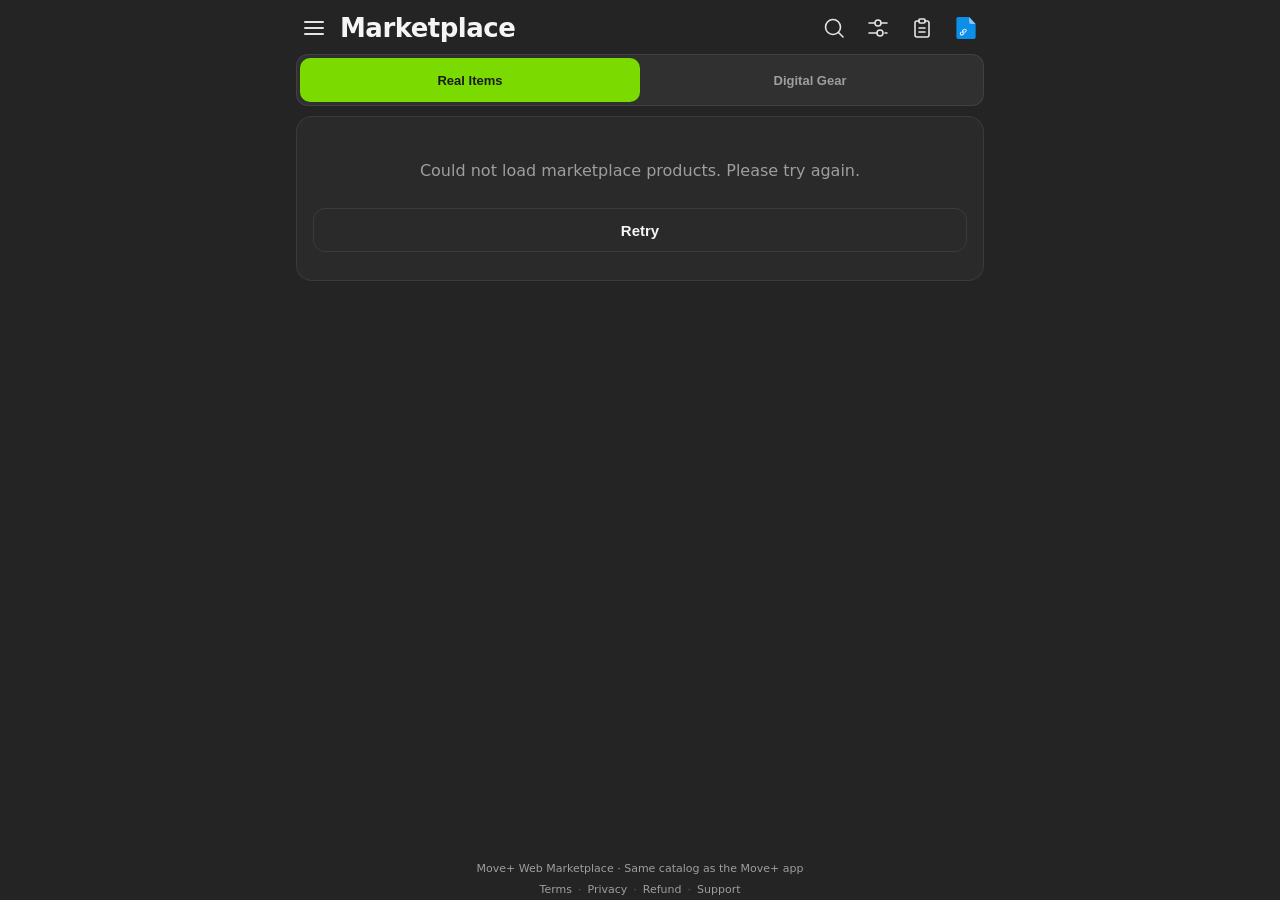
<file: web/marketplace/index.html>
<!DOCTYPE html>
<html lang="en">
  <head>
    <meta charset="utf-8" />
    <meta
      name="viewport"
      content="width=device-width, initial-scale=1, viewport-fit=cover, maximum-scale=5"
    />
    <meta name="theme-color" content="#242424" />
    <meta
      name="description"
      content="Move+ Web Marketplace — real goods catalog, Philippines delivery."
    />
    <title>Move+ Marketplace</title>
    <link rel="stylesheet" href="styles.css?v=20260721-usdt-erc20-1" />
    <script src="config.js?v=20260721-usdt-erc20-1"></script>
  </head>
  <body>
    <div id="app" class="app" aria-live="polite">
      <header class="marketplace-header safe-top">
        <div class="header-left">
          <button type="button" id="btn-menu" class="icon-button" aria-label="Menu" aria-expanded="false">
            <span class="hamburger-bars" aria-hidden="true"><span></span><span></span><span></span></span>
          </button>
          <h1 class="header-title">Marketplace</h1>
        </div>
        <div class="header-actions">
          <button type="button" id="btn-search" class="icon-button" aria-label="Search products">
            <svg class="header-icon" viewBox="0 0 24 24" fill="none" aria-hidden="true">
              <circle cx="11" cy="11" r="7.5" stroke="currentColor" stroke-width="1.6" />
              <path d="M16.5 16.5L21 21" stroke="currentColor" stroke-width="1.6" stroke-linecap="round" />
            </svg>
          </button>
          <button type="button" id="btn-filter" class="icon-button" aria-label="Filter products">
            <svg class="header-icon" viewBox="0 0 24 24" fill="none" aria-hidden="true">
              <path d="M3 7h6M15 7h6M9 7a3 3 0 106 0 3 3 0 00-6 0z" stroke="currentColor" stroke-width="1.6" stroke-linecap="round" />
              <path d="M3 17h8M19 17h2M11 17a3 3 0 106 0 3 3 0 00-6 0z" stroke="currentColor" stroke-width="1.6" stroke-linecap="round" />
            </svg>
          </button>
          <button type="button" id="btn-cart" class="icon-button icon-button-cart" aria-label="Cart">
            <svg class="header-icon" viewBox="0 0 24 24" fill="none" aria-hidden="true">
              <path d="M9 5H7a2 2 0 00-2 2v12a2 2 0 002 2h10a2 2 0 002-2V7a2 2 0 00-2-2h-2" stroke="currentColor" stroke-width="1.6" stroke-linecap="round" />
              <rect x="9" y="3" width="6" height="4" rx="1" stroke="currentColor" stroke-width="1.6" />
              <path d="M9 12h6M9 16h6" stroke="currentColor" stroke-width="1.6" stroke-linecap="round" />
            </svg>
            <span id="cart-badge" class="cart-badge hidden" aria-hidden="true">0</span>
          </button>
          <button
            type="button"
            id="btn-account"
            class="icon-button"
            aria-label="Link Move+ Account"
            title="Link Move+ Account"
          >
            <img
              id="account-header-icon"
              class="header-icon account-icon-img original-color"
              src="./assets/icons/link-svgrepo-com.svg"
              alt=""
              loading="lazy"
              decoding="async"
            />
          </button>
        </div>
      </header>

      <div id="search-bar" class="search-bar hidden" role="search">
        <input
          id="search-input"
          class="search-input"
          type="search"
          placeholder="Search products"
          autocomplete="off"
          enterkeyhint="search"
        />
        <button type="button" id="btn-search-clear" class="icon-button search-clear-btn" aria-label="Clear search">
          <svg class="header-icon" viewBox="0 0 24 24" fill="none" aria-hidden="true">
            <path d="M6 6l12 12M18 6L6 18" stroke="currentColor" stroke-width="1.8" stroke-linecap="round" />
          </svg>
        </button>
      </div>

      <main id="main" class="main"></main>

      <footer class="footer safe-bottom">
        <p class="footer-tagline">Move+ Web Marketplace · Same catalog as the Move+ app</p>
        <nav class="footer-legal" aria-label="Legal and support">
          <a href="terms/">Terms</a>
          <span aria-hidden="true">·</span>
          <a href="privacy/">Privacy</a>
          <span aria-hidden="true">·</span>
          <a href="refund/">Refund</a>
          <span aria-hidden="true">·</span>
          <a href="https://amayatoken.online/moveplus/support">Support</a>
        </nav>
      </footer>
    </div>

    <div id="ui-overlay" class="ui-overlay hidden" aria-hidden="true"></div>
    <nav id="menu-drawer" class="menu-drawer hidden" aria-label="Marketplace menu" aria-hidden="true"></nav>
    <div id="filter-sheet" class="filter-sheet hidden" role="dialog" aria-modal="true" aria-labelledby="filter-sheet-title" aria-hidden="true"></div>
    <div id="mp-modal" class="mp-modal hidden" role="dialog" aria-modal="true" aria-hidden="true"></div>
    <div id="mp-toast" class="mp-toast hidden" role="status" aria-live="polite"></div>

    <script src="digital-gear-genesis.js?v=20260721-usdt-erc20-1"></script>
    <script src="digital-gear-base.js?v=20260721-usdt-erc20-1"></script>
    <script src="digital-gear-preview.js?v=20260721-usdt-erc20-1"></script>
    <script src="app.js?v=20260721-usdt-erc20-1" defer></script>
  </body>
</html>
</file>
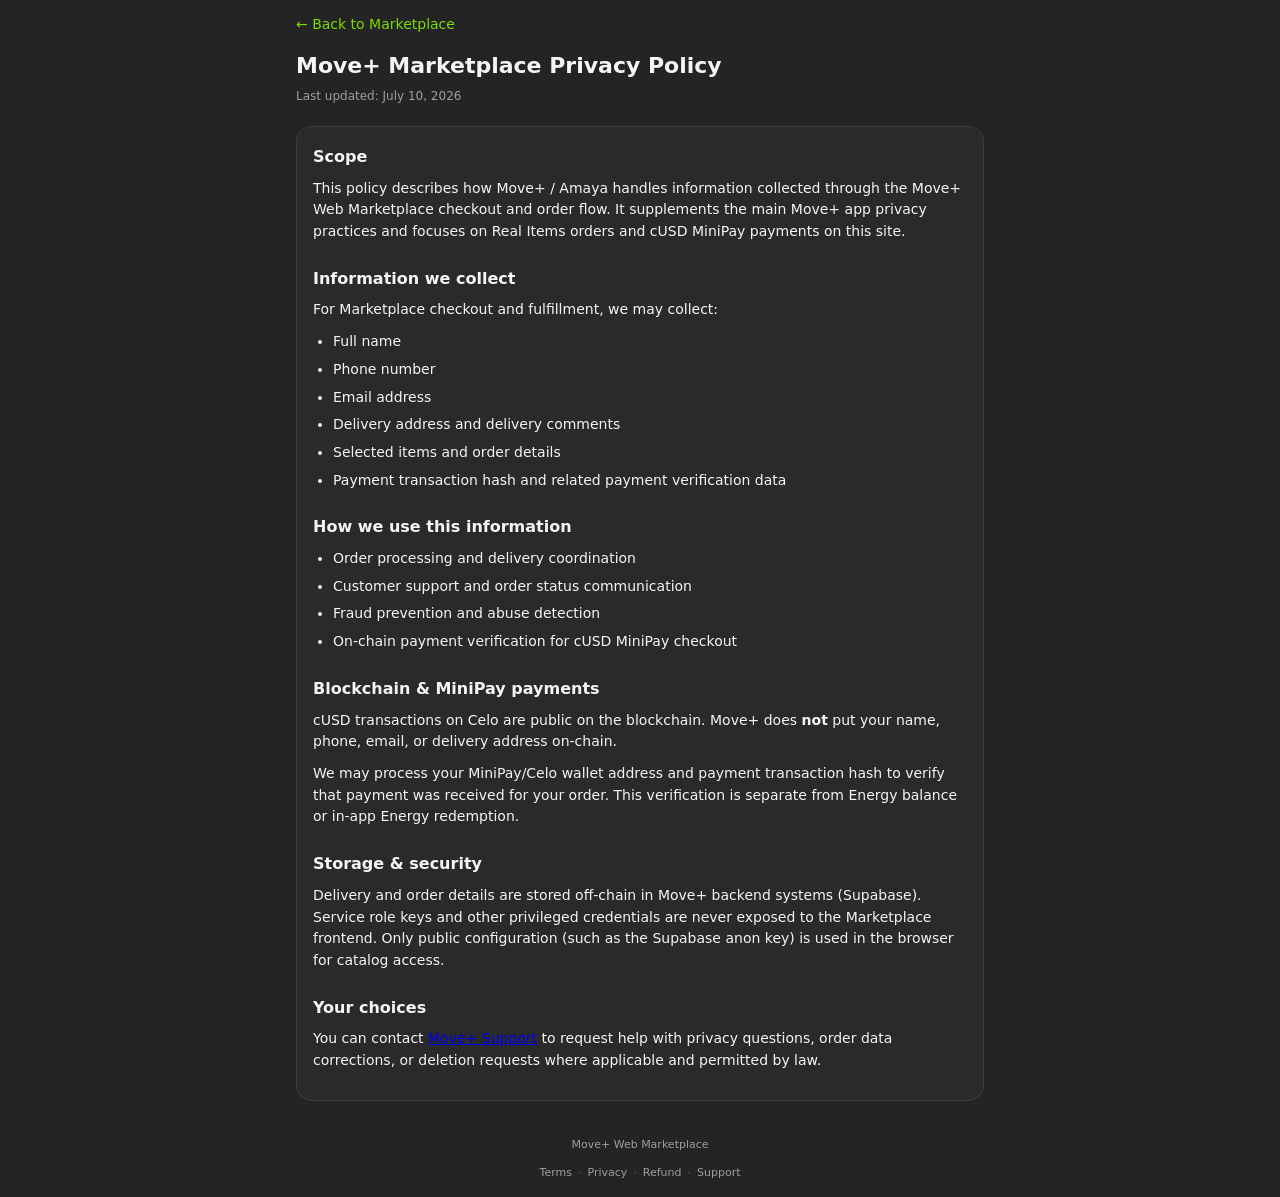
<file: web/marketplace/privacy/index.html>
<!DOCTYPE html>
<html lang="en">
  <head>
    <meta charset="utf-8" />
    <meta
      name="viewport"
      content="width=device-width, initial-scale=1, viewport-fit=cover, maximum-scale=5"
    />
    <meta name="theme-color" content="#242424" />
    <meta name="description" content="Move+ Marketplace Privacy Policy — checkout, delivery, and cUSD payment data." />
    <title>Move+ Marketplace Privacy Policy</title>
    <link rel="stylesheet" href="../legal.css?v=20260710-legal-1" />
  </head>
  <body>
    <div class="legal-page">
      <header class="legal-header">
        <a class="legal-back" href="../">← Back to Marketplace</a>
        <h1 class="legal-title">Move+ Marketplace Privacy Policy</h1>
        <p class="legal-updated">Last updated: July 10, 2026</p>
      </header>

      <main class="legal-main">
        <article class="legal-card">
          <h2>Scope</h2>
          <p>
            This policy describes how Move+ / Amaya handles information collected through the Move+
            Web Marketplace checkout and order flow. It supplements the main Move+ app privacy
            practices and focuses on Real Items orders and cUSD MiniPay payments on this site.
          </p>

          <h2>Information we collect</h2>
          <p>For Marketplace checkout and fulfillment, we may collect:</p>
          <ul>
            <li>Full name</li>
            <li>Phone number</li>
            <li>Email address</li>
            <li>Delivery address and delivery comments</li>
            <li>Selected items and order details</li>
            <li>Payment transaction hash and related payment verification data</li>
          </ul>

          <h2>How we use this information</h2>
          <ul>
            <li>Order processing and delivery coordination</li>
            <li>Customer support and order status communication</li>
            <li>Fraud prevention and abuse detection</li>
            <li>On-chain payment verification for cUSD MiniPay checkout</li>
          </ul>

          <h2>Blockchain &amp; MiniPay payments</h2>
          <p>
            cUSD transactions on Celo are public on the blockchain. Move+ does <strong>not</strong>
            put your name, phone, email, or delivery address on-chain.
          </p>
          <p>
            We may process your MiniPay/Celo wallet address and payment transaction hash to verify
            that payment was received for your order. This verification is separate from Energy
            balance or in-app Energy redemption.
          </p>

          <h2>Storage &amp; security</h2>
          <p>
            Delivery and order details are stored off-chain in Move+ backend systems (Supabase).
            Service role keys and other privileged credentials are never exposed to the Marketplace
            frontend. Only public configuration (such as the Supabase anon key) is used in the
            browser for catalog access.
          </p>

          <h2>Your choices</h2>
          <p>
            You can contact
            <a href="https://amayatoken.online/moveplus/support">Move+ Support</a>
            to request help with privacy questions, order data corrections, or deletion requests
            where applicable and permitted by law.
          </p>
        </article>
      </main>

      <footer class="legal-footer">
        <p>Move+ Web Marketplace</p>
        <nav class="legal-footer-nav" aria-label="Legal and support">
          <a href="../terms/">Terms</a>
          <span aria-hidden="true">·</span>
          <a href="./">Privacy</a>
          <span aria-hidden="true">·</span>
          <a href="../refund/">Refund</a>
          <span aria-hidden="true">·</span>
          <a href="https://amayatoken.online/moveplus/support">Support</a>
        </nav>
      </footer>
    </div>
  </body>
</html>
</file>
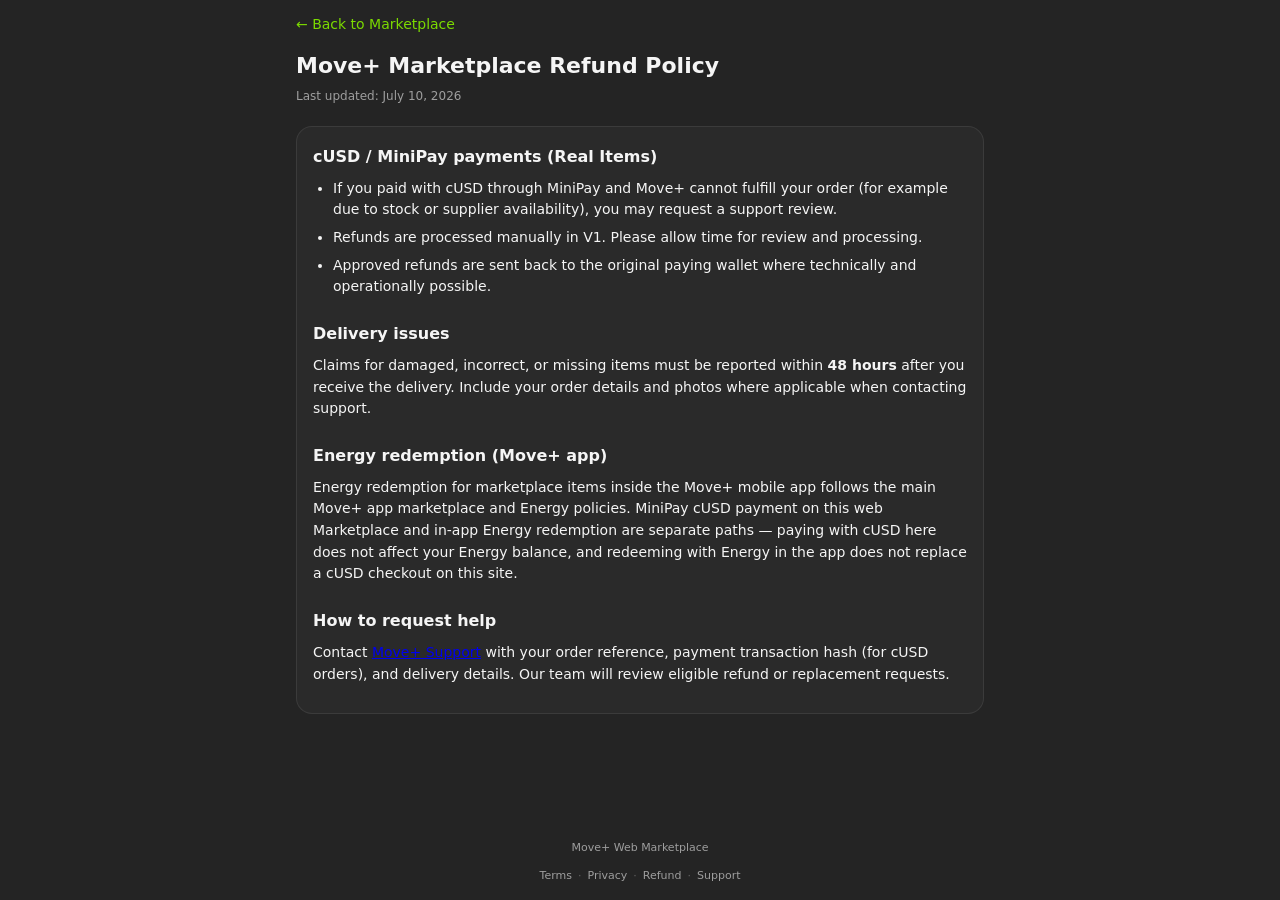
<file: web/marketplace/refund/index.html>
<!DOCTYPE html>
<html lang="en">
  <head>
    <meta charset="utf-8" />
    <meta
      name="viewport"
      content="width=device-width, initial-scale=1, viewport-fit=cover, maximum-scale=5"
    />
    <meta name="theme-color" content="#242424" />
    <meta name="description" content="Move+ Marketplace Refund Policy — cUSD MiniPay and Energy redemption." />
    <title>Move+ Marketplace Refund Policy</title>
    <link rel="stylesheet" href="../legal.css?v=20260710-legal-1" />
  </head>
  <body>
    <div class="legal-page">
      <header class="legal-header">
        <a class="legal-back" href="../">← Back to Marketplace</a>
        <h1 class="legal-title">Move+ Marketplace Refund Policy</h1>
        <p class="legal-updated">Last updated: July 10, 2026</p>
      </header>

      <main class="legal-main">
        <article class="legal-card">
          <h2>cUSD / MiniPay payments (Real Items)</h2>
          <ul>
            <li>
              If you paid with cUSD through MiniPay and Move+ cannot fulfill your order (for example
              due to stock or supplier availability), you may request a support review.
            </li>
            <li>Refunds are processed manually in V1. Please allow time for review and processing.</li>
            <li>
              Approved refunds are sent back to the original paying wallet where technically and
              operationally possible.
            </li>
          </ul>

          <h2>Delivery issues</h2>
          <p>
            Claims for damaged, incorrect, or missing items must be reported within
            <strong>48 hours</strong> after you receive the delivery. Include your order details and
            photos where applicable when contacting support.
          </p>

          <h2>Energy redemption (Move+ app)</h2>
          <p>
            Energy redemption for marketplace items inside the Move+ mobile app follows the main Move+
            app marketplace and Energy policies. MiniPay cUSD payment on this web Marketplace and
            in-app Energy redemption are separate paths — paying with cUSD here does not affect your
            Energy balance, and redeeming with Energy in the app does not replace a cUSD checkout on
            this site.
          </p>

          <h2>How to request help</h2>
          <p>
            Contact
            <a href="https://amayatoken.online/moveplus/support">Move+ Support</a>
            with your order reference, payment transaction hash (for cUSD orders), and delivery
            details. Our team will review eligible refund or replacement requests.
          </p>
        </article>
      </main>

      <footer class="legal-footer">
        <p>Move+ Web Marketplace</p>
        <nav class="legal-footer-nav" aria-label="Legal and support">
          <a href="../terms/">Terms</a>
          <span aria-hidden="true">·</span>
          <a href="../privacy/">Privacy</a>
          <span aria-hidden="true">·</span>
          <a href="./">Refund</a>
          <span aria-hidden="true">·</span>
          <a href="https://amayatoken.online/moveplus/support">Support</a>
        </nav>
      </footer>
    </div>
  </body>
</html>
</file>
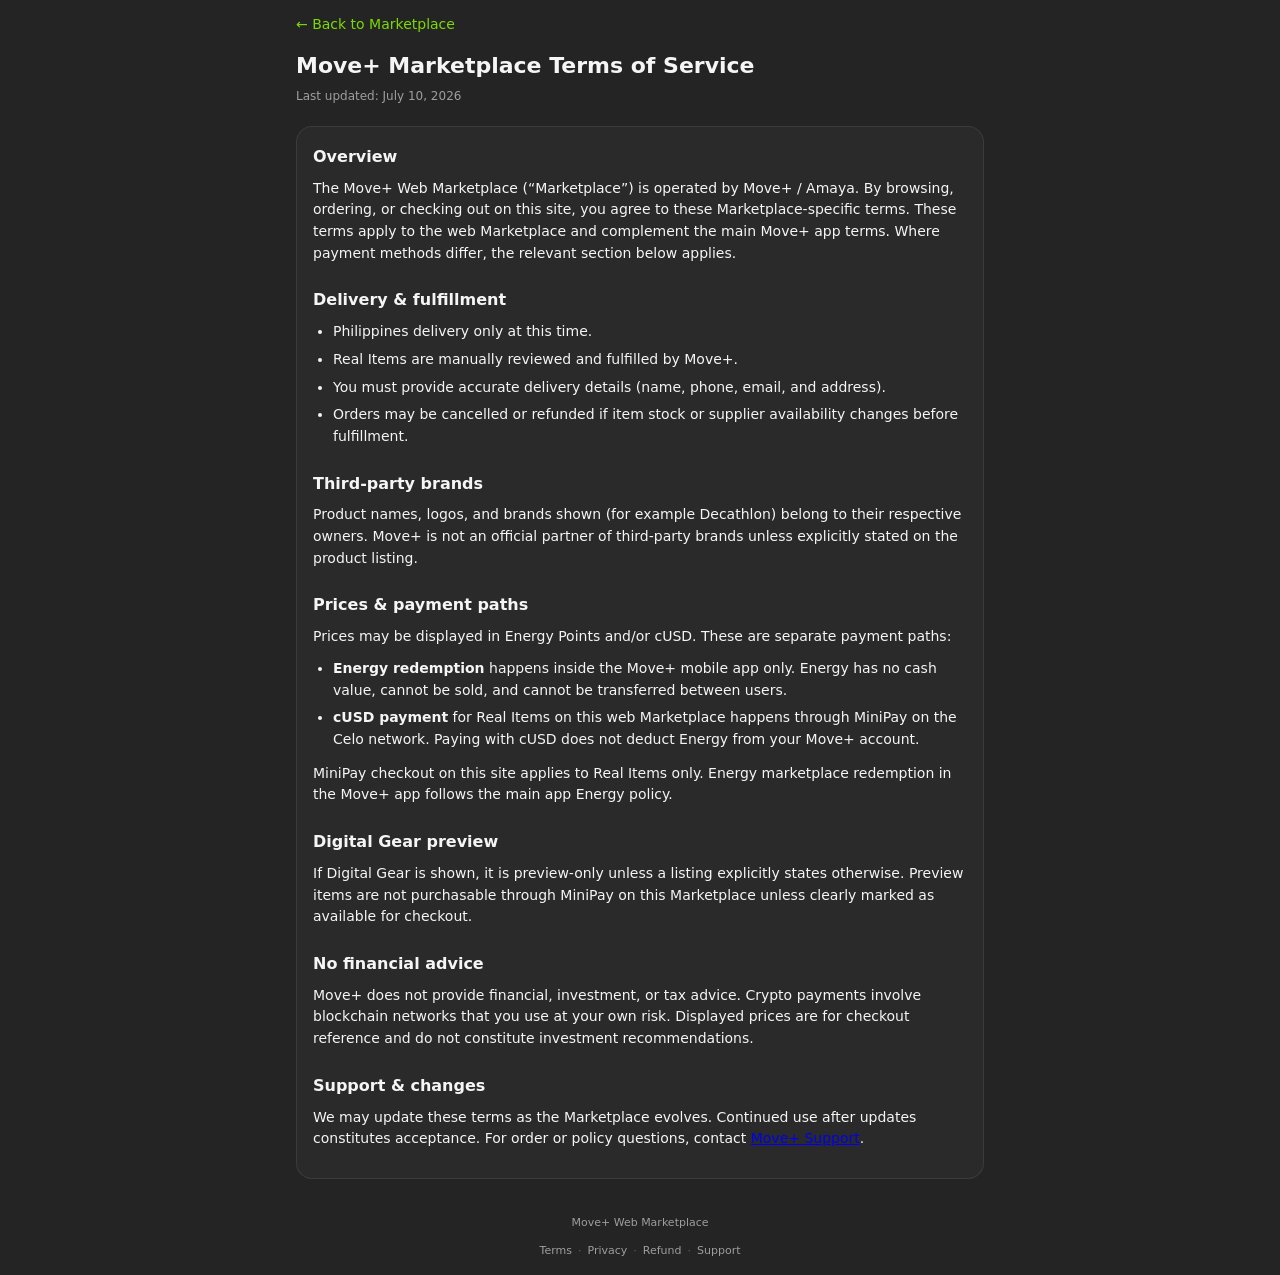
<file: web/marketplace/terms/index.html>
<!DOCTYPE html>
<html lang="en">
  <head>
    <meta charset="utf-8" />
    <meta
      name="viewport"
      content="width=device-width, initial-scale=1, viewport-fit=cover, maximum-scale=5"
    />
    <meta name="theme-color" content="#242424" />
    <meta name="description" content="Move+ Marketplace Terms of Service — real items, Energy, and cUSD MiniPay checkout." />
    <title>Move+ Marketplace Terms of Service</title>
    <link rel="stylesheet" href="../legal.css?v=20260710-legal-1" />
  </head>
  <body>
    <div class="legal-page">
      <header class="legal-header">
        <a class="legal-back" href="../">← Back to Marketplace</a>
        <h1 class="legal-title">Move+ Marketplace Terms of Service</h1>
        <p class="legal-updated">Last updated: July 10, 2026</p>
      </header>

      <main class="legal-main">
        <article class="legal-card">
          <h2>Overview</h2>
          <p>
            The Move+ Web Marketplace (“Marketplace”) is operated by Move+ / Amaya. By browsing,
            ordering, or checking out on this site, you agree to these Marketplace-specific terms.
            These terms apply to the web Marketplace and complement the main Move+ app terms. Where
            payment methods differ, the relevant section below applies.
          </p>

          <h2>Delivery &amp; fulfillment</h2>
          <ul>
            <li>Philippines delivery only at this time.</li>
            <li>Real Items are manually reviewed and fulfilled by Move+.</li>
            <li>You must provide accurate delivery details (name, phone, email, and address).</li>
            <li>
              Orders may be cancelled or refunded if item stock or supplier availability changes
              before fulfillment.
            </li>
          </ul>

          <h2>Third-party brands</h2>
          <p>
            Product names, logos, and brands shown (for example Decathlon) belong to their respective
            owners. Move+ is not an official partner of third-party brands unless explicitly stated
            on the product listing.
          </p>

          <h2>Prices &amp; payment paths</h2>
          <p>Prices may be displayed in Energy Points and/or cUSD. These are separate payment paths:</p>
          <ul>
            <li>
              <strong>Energy redemption</strong> happens inside the Move+ mobile app only. Energy
              has no cash value, cannot be sold, and cannot be transferred between users.
            </li>
            <li>
              <strong>cUSD payment</strong> for Real Items on this web Marketplace happens through
              MiniPay on the Celo network. Paying with cUSD does not deduct Energy from your Move+
              account.
            </li>
          </ul>
          <p class="legal-muted">
            MiniPay checkout on this site applies to Real Items only. Energy marketplace redemption
            in the Move+ app follows the main app Energy policy.
          </p>

          <h2>Digital Gear preview</h2>
          <p>
            If Digital Gear is shown, it is preview-only unless a listing explicitly states
            otherwise. Preview items are not purchasable through MiniPay on this Marketplace unless
            clearly marked as available for checkout.
          </p>

          <h2>No financial advice</h2>
          <p>
            Move+ does not provide financial, investment, or tax advice. Crypto payments involve
            blockchain networks that you use at your own risk. Displayed prices are for checkout
            reference and do not constitute investment recommendations.
          </p>

          <h2>Support &amp; changes</h2>
          <p>
            We may update these terms as the Marketplace evolves. Continued use after updates
            constitutes acceptance. For order or policy questions, contact
            <a href="https://amayatoken.online/moveplus/support">Move+ Support</a>.
          </p>
        </article>
      </main>

      <footer class="legal-footer">
        <p>Move+ Web Marketplace</p>
        <nav class="legal-footer-nav" aria-label="Legal and support">
          <a href="./">Terms</a>
          <span aria-hidden="true">·</span>
          <a href="../privacy/">Privacy</a>
          <span aria-hidden="true">·</span>
          <a href="../refund/">Refund</a>
          <span aria-hidden="true">·</span>
          <a href="https://amayatoken.online/moveplus/support">Support</a>
        </nav>
      </footer>
    </div>
  </body>
</html>
</file>
<file: web/marketplace/styles.css>
:root {
  --bg: #242424;
  --card: #2a2a2a;
  --text: #f5f5f5;
  --muted: #9e9e9e;
  --accent: #7bda00;
  --accent-text: #1b1b1b;
  --danger: #ff6b6b;
  --warning: #ffb347;
  --border: rgba(255, 255, 255, 0.08);
  --chip: rgba(255, 255, 255, 0.14);
  --radius: 16px;
  --tap: 44px;
  --page-pad: 16px;
  --header-icon: 36px;
  --header-icon-gap: 8px;
  --safe-top: env(safe-area-inset-top, 0px);
  --safe-bottom: env(safe-area-inset-bottom, 0px);
}

* {
  box-sizing: border-box;
}

html,
body {
  margin: 0;
  min-height: 100%;
  background: var(--bg);
  color: var(--text);
  font-family: Inter, system-ui, -apple-system, Segoe UI, Roboto, sans-serif;
  overflow-x: hidden;
}

body {
  min-width: 320px;
}

.app {
  max-width: 720px;
  margin: 0 auto;
  min-height: 100vh;
  display: flex;
  flex-direction: column;
  padding: 0;
}

.safe-top {
  padding-top: var(--safe-top);
}

.safe-bottom {
  padding-bottom: calc(12px + var(--safe-bottom));
}

/* ——— Marketplace header ——— */
.marketplace-header {
  display: flex;
  align-items: center;
  gap: 8px;
  padding: 10px var(--page-pad) 8px;
  width: 100%;
  max-width: 720px;
  margin: 0 auto;
  box-sizing: border-box;
}

.header-left {
  display: contents;
}

.marketplace-header > .icon-button,
.marketplace-header .header-left > .icon-button {
  flex-shrink: 0;
  width: var(--header-icon);
  height: var(--header-icon);
  min-width: var(--header-icon);
  min-height: var(--header-icon);
}

.header-title {
  margin: 0;
  flex: 1 1 auto;
  min-width: 0;
  font-size: clamp(20px, 5.6vw, 26px);
  font-weight: 800;
  line-height: 1.1;
  letter-spacing: -0.02em;
  white-space: nowrap;
  overflow: hidden;
  text-overflow: ellipsis;
}

.header-actions {
  display: flex;
  align-items: center;
  justify-content: flex-end;
  gap: var(--header-icon-gap);
  flex-shrink: 0;
  margin: 0;
  padding: 0;
}

.icon-button {
  appearance: none;
  -webkit-appearance: none;
  background: transparent !important;
  background-color: transparent !important;
  border: 0 !important;
  box-shadow: none !important;
  outline: none;
  width: var(--header-icon);
  height: var(--header-icon);
  min-width: var(--header-icon);
  min-height: var(--header-icon);
  padding: 0;
  margin: 0;
  display: inline-flex;
  align-items: center;
  justify-content: center;
  color: rgba(245, 245, 245, 0.92);
  cursor: pointer;
  flex-shrink: 0;
  -webkit-tap-highlight-color: transparent;
}

.icon-button:hover,
.icon-button:focus,
.icon-button:focus-visible {
  background: transparent !important;
  outline: none;
  color: #fff;
}

@media (max-width: 359px) {
  :root {
    --page-pad: 12px;
    --header-icon: 36px;
    --header-icon-gap: 6px;
  }

  .header-title {
    font-size: clamp(18px, 5.4vw, 22px);
  }

  .marketplace-header {
    gap: 8px;
  }
}

.icon-button:active,
.icon-button.active {
  background: transparent !important;
  color: var(--accent);
}

.hamburger-bars {
  width: 20px;
  height: 14px;
  display: flex;
  flex-direction: column;
  justify-content: space-between;
  pointer-events: none;
}

.hamburger-bars span {
  display: block;
  width: 100%;
  height: 2px;
  border-radius: 1px;
  background: currentColor;
}

.header-icon {
  width: 24px;
  height: 24px;
  display: block;
  pointer-events: none;
}

.header-icon-account,
.account-icon-img {
  width: 22px;
  height: 22px;
  object-fit: contain;
}

.account-icon-img.original-color {
  filter: none !important;
  opacity: 1;
}

.main {
  flex: 1;
  padding: 0 var(--page-pad) 80px;
}

.search-bar {
  display: flex;
  align-items: center;
  gap: 4px;
  margin: 0 auto 10px;
  padding: 0 var(--page-pad);
  max-width: 720px;
  width: 100%;
  box-sizing: border-box;
}

.search-bar.hidden {
  display: none;
}

.search-input {
  flex: 1;
  min-width: 0;
  min-height: var(--tap);
  border-radius: 12px;
  border: 1px solid var(--border);
  background: var(--card);
  color: var(--text);
  padding: 0 14px;
  font-size: 14px;
}

.search-input:focus {
  outline: 2px solid rgba(123, 218, 0, 0.35);
  border-color: rgba(123, 218, 0, 0.45);
}

.search-clear-btn {
  flex-shrink: 0;
}

.ui-overlay {
  position: fixed;
  inset: 0;
  background: rgba(0, 0, 0, 0.55);
  z-index: 40;
}

.ui-overlay.hidden {
  display: none;
}

.menu-drawer {
  position: fixed;
  top: 0;
  left: 0;
  bottom: 0;
  width: min(300px, 86vw);
  z-index: 50;
  background: var(--card);
  border-right: 1px solid var(--border);
  padding: calc(12px + var(--safe-top)) 16px calc(16px + var(--safe-bottom));
  overflow-y: auto;
}

.menu-drawer.hidden {
  display: none;
}

.menu-drawer .icon-button {
  border-radius: 0;
}

.menu-drawer-header {
  display: flex;
  align-items: center;
  justify-content: space-between;
  margin-bottom: 16px;
}

.menu-drawer-title {
  margin: 0;
  font-size: 17px;
  font-weight: 600;
}

.menu-list {
  list-style: none;
  margin: 0;
  padding: 0;
}

.menu-item {
  margin-bottom: 4px;
}

.menu-link {
  display: block;
  width: 100%;
  text-align: left;
  min-height: var(--tap);
  padding: 12px 10px;
  border: none;
  border-radius: 12px;
  background: transparent;
  color: var(--text);
  font-size: 14px;
  font-weight: 500;
  cursor: pointer;
}

.menu-link:hover,
.menu-link:focus-visible {
  background: rgba(255, 255, 255, 0.05);
  outline: none;
}

.menu-link small {
  display: block;
  margin-top: 4px;
  font-size: 11px;
  font-weight: 400;
  color: var(--muted);
  line-height: 1.35;
}

.menu-settings {
  margin-top: 4px;
  padding-top: 4px;
  border-top: 1px solid var(--border);
}

.menu-settings-toggle {
  display: flex;
  align-items: center;
  justify-content: space-between;
  gap: 8px;
}

.menu-settings-chevron {
  width: 18px;
  height: 18px;
  flex-shrink: 0;
  color: var(--muted);
  transition: transform 0.2s ease;
}

.menu-settings-chevron.expanded {
  transform: rotate(180deg);
}

.menu-sublist {
  list-style: none;
  margin: 0;
  padding: 0 0 4px 12px;
}

.menu-subitem {
  margin-bottom: 2px;
}

.menu-sublink {
  padding: 10px 10px 10px 14px;
  font-size: 13px;
  font-weight: 400;
  color: var(--muted);
}

.menu-sublink:hover,
.menu-sublink:focus-visible {
  color: var(--text);
}

.filter-sheet {
  position: fixed;
  left: 0;
  right: 0;
  bottom: 0;
  z-index: 50;
  max-width: 720px;
  margin: 0 auto;
  background: var(--card);
  border-top: 1px solid var(--border);
  border-radius: 20px 20px 0 0;
  padding: 16px 16px calc(16px + var(--safe-bottom));
  max-height: 85vh;
  overflow-y: auto;
}

.filter-sheet.hidden {
  display: none;
}

.sheet-handle {
  width: 40px;
  height: 4px;
  border-radius: 999px;
  background: rgba(255, 255, 255, 0.2);
  margin: 0 auto 14px;
}

.sheet-title {
  margin: 0 0 14px;
  font-size: 17px;
  font-weight: 600;
}

.filter-group {
  margin-bottom: 16px;
}

.filter-label {
  display: block;
  font-size: 12px;
  color: var(--muted);
  margin-bottom: 8px;
  font-weight: 600;
}

.filter-options {
  display: flex;
  flex-wrap: wrap;
  gap: 6px;
}

.filter-option {
  min-height: 36px;
  padding: 0 12px;
  border-radius: 8px;
  border: 1px solid var(--border);
  background: transparent;
  color: var(--text);
  font-size: 12px;
  font-weight: 500;
  cursor: pointer;
}

.filter-option.active {
  background: var(--accent);
  color: var(--accent-text);
  border-color: var(--accent);
}

.filter-range {
  display: grid;
  grid-template-columns: 1fr 1fr;
  gap: 8px;
}

.filter-range input {
  min-height: 40px;
  border-radius: 10px;
  border: 1px solid var(--border);
  background: #1f1f1f;
  color: var(--text);
  padding: 0 10px;
  font-size: 13px;
  width: 100%;
}

.sheet-actions {
  display: grid;
  grid-template-columns: 1fr 1fr;
  gap: 8px;
  margin-top: 8px;
}

.mp-modal {
  position: fixed;
  left: 50%;
  top: 50%;
  transform: translate(-50%, -50%);
  z-index: 60;
  width: min(340px, calc(100vw - 32px));
  background: var(--card);
  border: 1px solid var(--border);
  border-radius: var(--radius);
  padding: 20px;
}

.mp-modal.hidden {
  display: none;
}

.modal-title {
  margin: 0 0 10px;
  font-size: 17px;
  font-weight: 600;
}

.modal-body {
  margin: 0 0 16px;
  font-size: 13px;
  line-height: 1.5;
  color: var(--muted);
}

.modal-body p {
  margin: 0 0 8px;
}

.modal-body p:last-child {
  margin-bottom: 0;
}

.modal-lead {
  color: var(--text);
}

.modal-note {
  color: var(--muted);
  font-size: 12px;
}

.auth-link-form {
  display: flex;
  flex-direction: column;
  gap: 10px;
}

.auth-tabs {
  display: flex;
  gap: 6px;
  margin: 4px 0 2px;
}

.auth-tab {
  flex: 1;
  min-height: 40px;
  border-radius: 10px;
  border: 1px solid var(--border);
  background: transparent;
  color: var(--muted);
  font-size: 13px;
  font-weight: 600;
  cursor: pointer;
  padding: 8px 10px;
}

.auth-tab.active {
  border-color: rgba(123, 218, 0, 0.55);
  color: var(--accent);
  background: #1f2a14;
}

.auth-panel.hidden {
  display: none;
}

.auth-fields .form-group {
  margin-bottom: 10px;
}

.auth-fields .form-group label {
  display: block;
  margin-bottom: 4px;
  font-size: 12px;
  color: var(--muted);
}

.auth-fields .form-group input {
  width: 100%;
  border-radius: 10px;
  border: 1px solid var(--border);
  background: #1f1f1f;
  color: var(--text);
  padding: 10px 12px;
  font-size: 14px;
}

.auth-otp-actions {
  display: grid;
  grid-template-columns: 1fr 1fr;
  gap: 8px;
}

.auth-status {
  min-height: 18px;
  font-size: 13px;
  line-height: 1.35;
  color: var(--muted);
}

.auth-status-error {
  color: var(--danger);
}

.auth-status-ok {
  color: var(--accent);
}

.auth-google-note {
  margin-top: 4px;
}

.auth-link-form code {
  font-size: 11px;
  color: var(--text);
}

.modal-actions {
  display: flex;
  flex-direction: column;
  gap: 8px;
}

.footer {
  text-align: center;
  font-size: 11px;
  color: var(--muted);
  margin-top: auto;
  padding: 0 12px 4px;
}

.footer-tagline {
  margin: 0 0 8px;
}

.footer-legal {
  display: flex;
  flex-wrap: wrap;
  justify-content: center;
  align-items: center;
  gap: 6px;
}

.footer-legal a {
  color: var(--muted);
  text-decoration: none;
}

.footer-legal a:hover,
.footer-legal a:focus-visible {
  color: var(--accent);
  text-decoration: underline;
}

.footer-legal span {
  opacity: 0.5;
}

.hidden {
  display: none !important;
}

.card {
  background: var(--card);
  border: 1px solid var(--border);
  border-radius: var(--radius);
  padding: 14px;
  margin-bottom: 12px;
}

.card.loading,
.card.empty,
.card.error {
  text-align: center;
  color: var(--muted);
  padding: 28px 16px;
}

.spinner {
  width: 28px;
  height: 28px;
  border: 3px solid rgba(123, 218, 0, 0.2);
  border-top-color: var(--accent);
  border-radius: 50%;
  margin: 0 auto 12px;
  animation: spin 0.8s linear infinite;
}

@keyframes spin {
  to {
    transform: rotate(360deg);
  }
}

.toolbar {
  display: flex;
  align-items: center;
  gap: 8px;
  margin-bottom: 12px;
}

.toolbar-title {
  margin: 0;
  font-size: 15px;
  font-weight: 600;
}

.chips {
  display: flex;
  gap: 6px;
  overflow-x: auto;
  padding-bottom: 4px;
  margin-bottom: 12px;
  -webkit-overflow-scrolling: touch;
  scrollbar-width: none;
}

.marketplace-type-toggle {
  display: flex;
  gap: 0;
  margin-bottom: 10px;
  padding: 3px;
  background: rgba(255, 255, 255, 0.06);
  border-radius: 12px;
  border: 1px solid var(--border);
}

.marketplace-type-btn {
  flex: 1;
  min-height: var(--tap);
  border: none;
  border-radius: 10px;
  background: transparent;
  color: var(--muted);
  font-size: 13px;
  font-weight: 600;
  cursor: pointer;
  -webkit-appearance: none;
  appearance: none;
  -webkit-tap-highlight-color: transparent;
}

.marketplace-type-btn.active {
  background: var(--accent);
  color: var(--accent-text);
}

.gear-badge-row {
  display: flex;
  flex-wrap: wrap;
  gap: 4px;
  margin-bottom: 6px;
}

.gear-badge {
  font-size: 9px;
  font-weight: 700;
  padding: 3px 7px;
  border-radius: 999px;
  background: rgba(255, 255, 255, 0.08);
  color: var(--muted);
  text-transform: uppercase;
  letter-spacing: 0.03em;
}

.gear-badge.chain {
  color: var(--accent);
  background: rgba(123, 218, 0, 0.12);
}

.gear-badge.rarity-rare {
  color: #7ec8ff;
  background: rgba(126, 200, 255, 0.12);
}

.gear-badge.rarity-epic {
  color: #c9a0ff;
  background: rgba(201, 160, 255, 0.14);
}

.gear-badge.rarity-legendary {
  color: #f5c542;
  background: rgba(245, 197, 66, 0.14);
}

.gear-badge.rarity-founder {
  color: #f5c542;
  background: rgba(232, 184, 46, 0.18);
}

.gear-badge.rarity-multiplier {
  color: #9a9aa0;
  background: rgba(255, 255, 255, 0.06);
}

.gear-preview-badge {
  position: absolute;
  top: 8px;
  left: 8px;
  z-index: 2;
  background: rgba(0, 0, 0, 0.62);
  color: #fff;
  border: 1px solid rgba(255, 255, 255, 0.12);
}

.gear-preview-badge--detail {
  top: 12px;
  left: 12px;
}

.gear-collection-intro {
  display: none;
}

.gear-banner {
  width: 100%;
  max-width: 100%;
  aspect-ratio: 16 / 9;
  border-radius: var(--radius);
  overflow: hidden;
  background: #121212;
  margin: 0 0 12px;
}

.gear-banner-img {
  display: block;
  width: 100%;
  height: 100%;
  object-fit: cover;
  object-position: center;
}

.gear-stat {
  font-size: 11px;
  color: var(--muted);
  margin-top: 4px;
}

.chips::-webkit-scrollbar {
  display: none;
}

.chip {
  flex: 0 0 auto;
  min-height: var(--tap);
  padding: 0 16px;
  border: none;
  border-radius: 8px;
  background: var(--chip);
  color: var(--text);
  font-size: 12px;
  font-weight: 600;
  cursor: pointer;
}

.chip.active {
  background: var(--accent);
  color: var(--accent-text);
}

.grid {
  display: grid;
  grid-template-columns: 1fr;
  gap: 12px;
}

@media (min-width: 360px) {
  .grid {
    grid-template-columns: repeat(2, minmax(0, 1fr));
  }
}

.product-card {
  background: var(--card);
  border: 1px solid var(--border);
  border-radius: 18px;
  overflow: hidden;
  cursor: pointer;
  text-align: left;
  padding: 0;
  color: inherit;
  width: 100%;
  min-height: var(--tap);
}

.product-card:disabled {
  opacity: 0.55;
  cursor: not-allowed;
}

.product-image-wrap {
  position: relative;
  aspect-ratio: 1 / 1;
  background: #1e1e1e;
}

.product-image {
  width: 100%;
  height: 100%;
  object-fit: cover;
  display: block;
}

.product-image.placeholder {
  display: grid;
  place-items: center;
  color: var(--muted);
  font-size: 12px;
}

.gear-image--failed {
  display: none !important;
}

.gear-image-fallback {
  display: none;
  align-items: center;
  justify-content: center;
  width: 100%;
  height: 100%;
  min-height: 120px;
  background: var(--surface-2, #2e2e2e);
  color: var(--muted);
  font-size: 12px;
}

.gear-image-fallback:not(.hidden) {
  display: flex;
}

.detail-hero .gear-image-fallback:not(.hidden) {
  min-height: 220px;
}

.detail-hero-img {
  width: 100%;
  height: 100%;
  object-fit: cover;
  display: block;
}

.badge {
  position: absolute;
  top: 8px;
  left: 8px;
  font-size: 10px;
  font-weight: 700;
  padding: 4px 8px;
  border-radius: 999px;
  background: rgba(255, 107, 107, 0.9);
  color: #fff;
}

.product-body {
  padding: 10px 12px 12px;
}

.product-title {
  margin: 0 0 8px;
  font-size: 10px;
  line-height: 1.35;
  display: -webkit-box;
  -webkit-line-clamp: 2;
  -webkit-box-orient: vertical;
  overflow: hidden;
  min-height: 2.7em;
}

.price-row {
  display: flex;
  align-items: center;
  gap: 8px;
}

.price-energy-row {
  display: inline-flex;
  align-items: center;
  gap: 6px;
}

.price-energy {
  font-size: 15px;
  font-weight: 600;
  color: var(--text);
  line-height: 1;
}

.price-crypto {
  font-size: 11px;
  color: var(--muted);
}

.energy-icon {
  width: 16px;
  height: 16px;
  display: block;
  flex-shrink: 0;
}

.meta-value .price-energy-row {
  justify-content: flex-end;
}

.detail-hero {
  position: relative;
  aspect-ratio: 4 / 3;
  border-radius: var(--radius);
  overflow: hidden;
  background: #1e1e1e;
  margin-bottom: 12px;
}

.detail-hero img {
  width: 100%;
  height: 100%;
  object-fit: cover;
}

.detail-title {
  margin: 0 0 8px;
  font-size: 20px;
  line-height: 1.25;
}

.detail-desc {
  margin: 0 0 12px;
  font-size: 13px;
  line-height: 1.5;
  color: var(--muted);
}

.meta-row {
  display: flex;
  justify-content: space-between;
  gap: 12px;
  font-size: 13px;
  margin: 6px 0;
}

.meta-label {
  color: var(--muted);
}

.meta-value {
  text-align: right;
  word-break: break-word;
}

.alert {
  border-radius: 12px;
  padding: 12px;
  font-size: 13px;
  line-height: 1.45;
  margin-bottom: 12px;
}

.alert-info {
  background: rgba(255, 255, 255, 0.05);
  border: 1px solid var(--border);
}

.alert-warn {
  background: rgba(255, 179, 71, 0.08);
  border: 1px solid rgba(255, 179, 71, 0.25);
  color: #ffd9a8;
}

.alert-error {
  background: rgba(255, 107, 107, 0.08);
  border: 1px solid rgba(255, 107, 107, 0.25);
  color: #ffc2c2;
}

.token-selector {
  margin-top: 14px;
  padding-top: 12px;
  border-top: 1px solid var(--border);
}

.token-selector-label {
  font-size: 13px;
  font-weight: 600;
  margin-bottom: 8px;
}

.token-selector-options {
  display: flex;
  flex-wrap: wrap;
  gap: 8px;
}

.token-chip {
  min-height: 40px;
  min-width: 72px;
  padding: 8px 14px;
  border-radius: 999px;
  border: 1px solid var(--border);
  background: transparent;
  color: var(--text);
  font-size: 13px;
  font-weight: 600;
  cursor: pointer;
}

.token-chip.active {
  border-color: var(--accent);
  background: rgba(123, 218, 0, 0.12);
  color: var(--accent);
}

.token-selector-hint {
  margin: 8px 0 0;
  font-size: 11px;
  color: var(--muted);
  line-height: 1.4;
}

.checkout-details-header {
  display: flex;
  align-items: center;
  justify-content: space-between;
  gap: 12px;
  margin-bottom: 12px;
}

.btn-edit-details {
  flex-shrink: 0;
  min-height: 36px;
  padding: 6px 10px;
  font-size: 13px;
}

.checkout-details-summary .meta-value {
  text-align: right;
  white-space: pre-wrap;
  word-break: break-word;
}

.payment-summary {
  margin: 10px 0 4px;
  padding: 10px 0 0;
  border-top: 1px solid var(--border);
}

.muted-inline {
  color: var(--muted);
  font-size: 13px;
}

.btn-inline-link {
  display: inline;
  min-height: 0;
  padding: 0 0 0 8px;
  font-size: 13px;
  text-decoration: underline;
  border: none;
  background: transparent;
  color: var(--accent);
  cursor: pointer;
}

.energy-balance-row .meta-value {
  display: flex;
  align-items: center;
  justify-content: flex-end;
  flex-wrap: wrap;
  gap: 4px;
}

.form-group {
  margin-bottom: 12px;
}

.form-group label {
  display: block;
  font-size: 12px;
  color: var(--muted);
  margin-bottom: 6px;
}

.form-group input,
.form-group textarea {
  width: 100%;
  min-height: var(--tap);
  border-radius: 12px;
  border: 1px solid var(--border);
  background: #1f1f1f;
  color: var(--text);
  padding: 12px;
  font-size: 14px;
}

.form-group textarea {
  min-height: 88px;
  resize: vertical;
}

.btn {
  width: 100%;
  min-height: var(--tap);
  border: none;
  border-radius: 12px;
  padding: 12px 16px;
  font-size: 15px;
  font-weight: 600;
  cursor: pointer;
}

a.btn {
  display: flex;
  align-items: center;
  justify-content: center;
  text-decoration: none;
  box-sizing: border-box;
  text-align: center;
}

.btn-primary {
  background: var(--accent);
  color: var(--accent-text);
}

.btn-primary:disabled,
.btn-primary.btn-disabled {
  background: #3d3d3d;
  color: #888;
  cursor: not-allowed;
}

.btn-secondary {
  background: transparent;
  color: var(--text);
  border: 1px solid var(--border);
}

.btn-energy {
  background: #1f2a14;
  color: var(--accent);
  border: 1px solid rgba(123, 218, 0, 0.55);
}

.btn-energy:active {
  background: #243318;
}

.muted-inline {
  color: var(--muted);
  font-weight: 500;
  font-size: 0.92em;
}

.btn-ghost {
  background: transparent;
  color: var(--muted);
  border: none;
  min-height: var(--tap);
  width: auto;
  padding: 8px 0;
}

.action-bar {
  position: fixed;
  left: 0;
  right: 0;
  bottom: 0;
  z-index: 20;
  padding: 10px 12px calc(10px + var(--safe-bottom));
  background: linear-gradient(180deg, rgba(36, 36, 36, 0), rgba(36, 36, 36, 0.96) 24%, #242424 100%);
  max-width: 720px;
  margin: 0 auto;
}

.action-bar .btn + .btn {
  margin-top: 8px;
}

.diagnostics-card {
  border: 1px dashed rgba(123, 218, 0, 0.35);
  font-size: 11px;
}

.diagnostics-row {
  display: flex;
  justify-content: space-between;
  gap: 8px;
  margin: 6px 0;
}

.diagnostics-value {
  text-align: right;
  word-break: break-all;
  max-width: 62%;
  color: var(--muted);
}

.tx-link {
  color: var(--accent);
  word-break: break-all;
}

.icon-button-cart {
  position: relative;
}

.cart-badge {
  position: absolute;
  top: 2px;
  right: 2px;
  min-width: 16px;
  height: 16px;
  padding: 0 4px;
  border-radius: 999px;
  background: var(--accent);
  color: var(--accent-text);
  font-size: 10px;
  font-weight: 700;
  line-height: 16px;
  text-align: center;
  pointer-events: none;
}

.cart-badge.hidden {
  display: none;
}

.mp-toast {
  position: fixed;
  left: 12px;
  right: 12px;
  bottom: calc(72px + var(--safe-bottom));
  z-index: 60;
  max-width: 696px;
  margin: 0 auto;
  display: flex;
  align-items: center;
  justify-content: space-between;
  gap: 12px;
  padding: 12px 14px;
  border-radius: 12px;
  background: #2f2f2f;
  border: 1px solid var(--border);
  box-shadow: 0 8px 24px rgba(0, 0, 0, 0.35);
}

.mp-toast.hidden {
  display: none;
}

.mp-toast-message {
  font-size: 13px;
  flex: 1;
}

.mp-toast-action {
  flex: 0 0 auto;
  border: none;
  background: transparent;
  color: var(--accent);
  font-size: 13px;
  font-weight: 700;
  cursor: pointer;
  padding: 4px 0;
}

.cart-lines {
  display: flex;
  flex-direction: column;
  gap: 12px;
}

.cart-line {
  display: flex;
  gap: 10px;
  align-items: flex-start;
}

.cart-thumb {
  width: 64px;
  height: 64px;
  border-radius: 10px;
  object-fit: cover;
  flex: 0 0 auto;
  background: #1f1f1f;
}

.cart-thumb.placeholder {
  display: flex;
  align-items: center;
  justify-content: center;
  color: var(--muted);
  font-size: 12px;
}

.cart-line-body {
  flex: 1;
  min-width: 0;
}

.cart-line-title {
  margin: 0 0 4px;
  font-size: 14px;
  line-height: 1.3;
}

.cart-line-price {
  margin-bottom: 2px;
}

.cart-line-crypto {
  font-size: 11px;
  color: var(--muted);
  margin-bottom: 8px;
}

.cart-line-warn {
  font-size: 11px;
  color: #ffd9a8;
  margin-bottom: 6px;
}

.qty-row {
  display: inline-flex;
  align-items: center;
  gap: 6px;
  margin-bottom: 6px;
}

.qty-btn {
  width: 32px;
  height: 32px;
  border-radius: 8px;
  border: 1px solid var(--border);
  background: #1f1f1f;
  color: var(--text);
  font-size: 16px;
  line-height: 1;
  cursor: pointer;
}

.qty-input {
  width: 48px;
  min-height: 32px;
  text-align: center;
  border-radius: 8px;
  border: 1px solid var(--border);
  background: #1f1f1f;
  color: var(--text);
  font-size: 14px;
  padding: 4px;
}

.cart-remove {
  border: none;
  background: transparent;
  color: #ffc2c2;
  font-size: 12px;
  padding: 0;
  cursor: pointer;
}

.checkout-summary {
  display: flex;
  flex-direction: column;
  gap: 8px;
  margin-bottom: 10px;
}

.checkout-line {
  display: flex;
  justify-content: space-between;
  gap: 10px;
  font-size: 13px;
}
</file>
<file: web/marketplace/legal.css>
:root {
  --bg: #242424;
  --card: #2a2a2a;
  --text: #f5f5f5;
  --muted: #9e9e9e;
  --accent: #7bda00;
  --border: rgba(255, 255, 255, 0.08);
  --radius: 16px;
  --safe-top: env(safe-area-inset-top, 0px);
  --safe-bottom: env(safe-area-inset-bottom, 0px);
}

* {
  box-sizing: border-box;
}

html,
body {
  margin: 0;
  min-height: 100%;
  background: var(--bg);
  color: var(--text);
  font-family: Inter, system-ui, -apple-system, Segoe UI, Roboto, sans-serif;
  line-height: 1.55;
}

.legal-page {
  max-width: 720px;
  margin: 0 auto;
  min-height: 100vh;
  display: flex;
  flex-direction: column;
  padding: calc(12px + var(--safe-top)) 16px calc(16px + var(--safe-bottom));
}

.legal-header {
  margin-bottom: 20px;
}

.legal-back {
  display: inline-flex;
  align-items: center;
  gap: 6px;
  color: var(--accent);
  text-decoration: none;
  font-size: 14px;
  font-weight: 500;
  margin-bottom: 16px;
}

.legal-back:hover,
.legal-back:focus-visible {
  text-decoration: underline;
}

.legal-title {
  margin: 0 0 8px;
  font-size: 22px;
  font-weight: 700;
  line-height: 1.25;
}

.legal-updated {
  margin: 0;
  font-size: 12px;
  color: var(--muted);
}

.legal-main {
  flex: 1;
}

.legal-card {
  background: var(--card);
  border: 1px solid var(--border);
  border-radius: var(--radius);
  padding: 18px 16px;
}

.legal-card h2 {
  margin: 24px 0 8px;
  font-size: 16px;
  font-weight: 600;
}

.legal-card h2:first-child {
  margin-top: 0;
}

.legal-card p,
.legal-card li {
  margin: 0 0 10px;
  font-size: 14px;
  color: var(--text);
}

.legal-card ul {
  margin: 0 0 12px;
  padding-left: 20px;
}

.legal-card li {
  margin-bottom: 6px;
}

.legal-muted {
  color: var(--muted);
  font-size: 13px;
}

.legal-footer {
  margin-top: 24px;
  text-align: center;
  font-size: 11px;
  color: var(--muted);
}

.legal-footer-nav {
  display: flex;
  flex-wrap: wrap;
  justify-content: center;
  align-items: center;
  gap: 6px;
  margin-top: 8px;
}

.legal-footer-nav a {
  color: var(--muted);
  text-decoration: none;
}

.legal-footer-nav a:hover,
.legal-footer-nav a:focus-visible {
  color: var(--accent);
  text-decoration: underline;
}

.legal-footer-nav span {
  opacity: 0.5;
}
</file>
